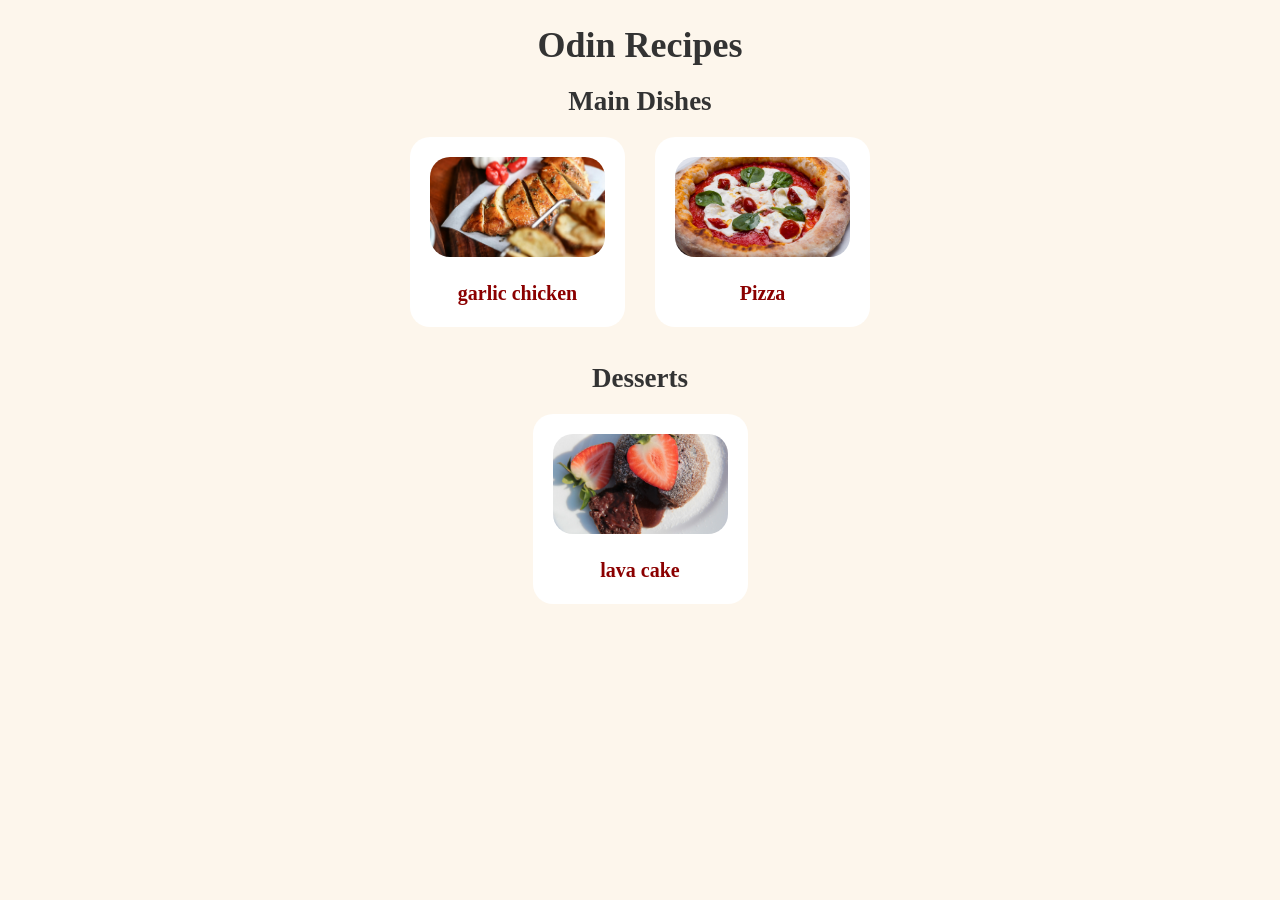
<file: index.html>
<!DOCTYPE html>
<html lang="en">
<head>
    <meta charset="UTF-8">
    <meta name="viewport" content="width=device-width, initial-scale=1.0">
    <link rel="stylesheet" href="styles.css">
    <title>Odin recipes</title>
</head>
<body>
    <div class="container">
        <header>
            <h1>Odin Recipes</h1>
        </header>
        <div class="recipe-grid">
            <h2>Main Dishes</h2>
            <div class="recipe-row">
                <a class="recipe-card"
                    href="recipes/garlic-butter-chicken.html">
                    <img src="recipes/images/garlic-butter-chicken.jpg" alt="garlic butter chicken">
                    <h3>garlic chicken</h3>
                </a>
                <a href="recipes/pizza.html" class="recipe-card">
                    <img src="recipes/images/pizza.jpg" alt="pizza">
                    <h3>Pizza</h3>
                </a>
                    
            </div>
            <h2>Desserts</h2>
            <div class="recipe-row">
                <a class="recipe-card" href="recipes/lava-cake.html">
                    <img src="recipes/images/lava-cake.jpg" alt="lava cake">
                    <h3>lava cake</h3>
                </a>
                    
            </div>
        </div>
    </div>
</body>
</html>
</file>
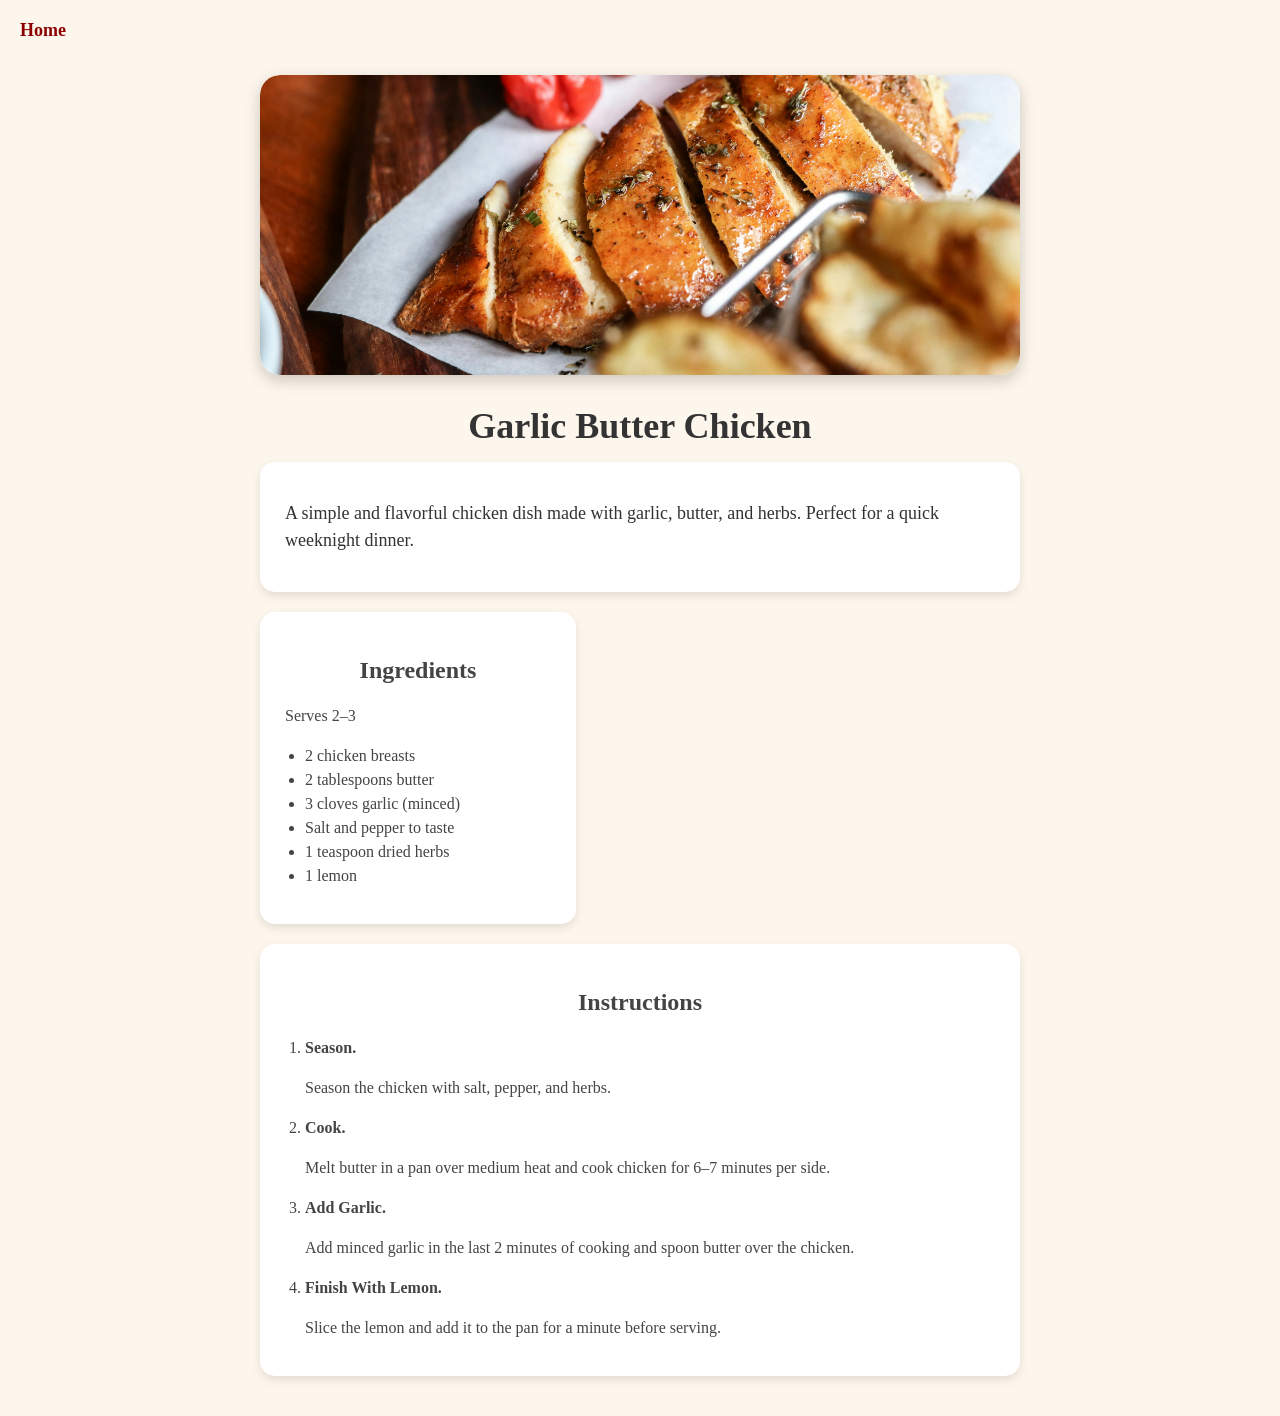
<file: recipes/garlic-butter-chicken.html>
<!DOCTYPE html>
<html lang="en">
<head>
    <meta charset="UTF-8">
    <meta name="viewport" content="width=device-width, initial-scale=1.0">
    <link rel="stylesheet" href="../styles.css">
    <title>Garlic Butter Chicken Recipe</title>
</head>
<body>
    <p><a href="../index.html">Home</a></p>

    <div class="container">
        <div class="banner">
            <img src="./images/garlic-butter-chicken.jpg" alt="garlic butter chicken">
        </div>

        <h1>Garlic Butter Chicken</h1>

        <div class="recipe-content">
            <div class="description-box">
                <p>
                    A simple and flavorful chicken dish made with garlic, butter, and herbs. Perfect for a quick weeknight dinner.
                </p>
            </div>

            <div class="ingredients-box">
                <h2>Ingredients</h2>
                <p>Serves 2–3</p>
                <ul>
                    <li>2 chicken breasts</li>
                    <li>2 tablespoons butter</li>
                    <li>3 cloves garlic (minced)</li>
                    <li>Salt and pepper to taste</li>
                    <li>1 teaspoon dried herbs</li>
                    <li>1 lemon</li>
                </ul>
            </div>

            <div class="instructions-box">
                <h2>Instructions</h2>
                <ol>
                    <li>
                        <strong>Season.</strong>
                        <p>Season the chicken with salt, pepper, and herbs.</p>
                    </li>
                    <li>
                        <strong>Cook.</strong>
                        <p>Melt butter in a pan over medium heat and cook chicken for 6–7 minutes per side.</p>
                    </li>
                    <li>
                        <strong>Add Garlic.</strong>
                        <p>Add minced garlic in the last 2 minutes of cooking and spoon butter over the chicken.</p>
                    </li>
                    <li>
                        <strong>Finish With Lemon.</strong>
                        <p>Slice the lemon and add it to the pan for a minute before serving.</p>
                    </li>
                </ol>
            </div>
        </div>
    </div>
</body>
</html>
</file>
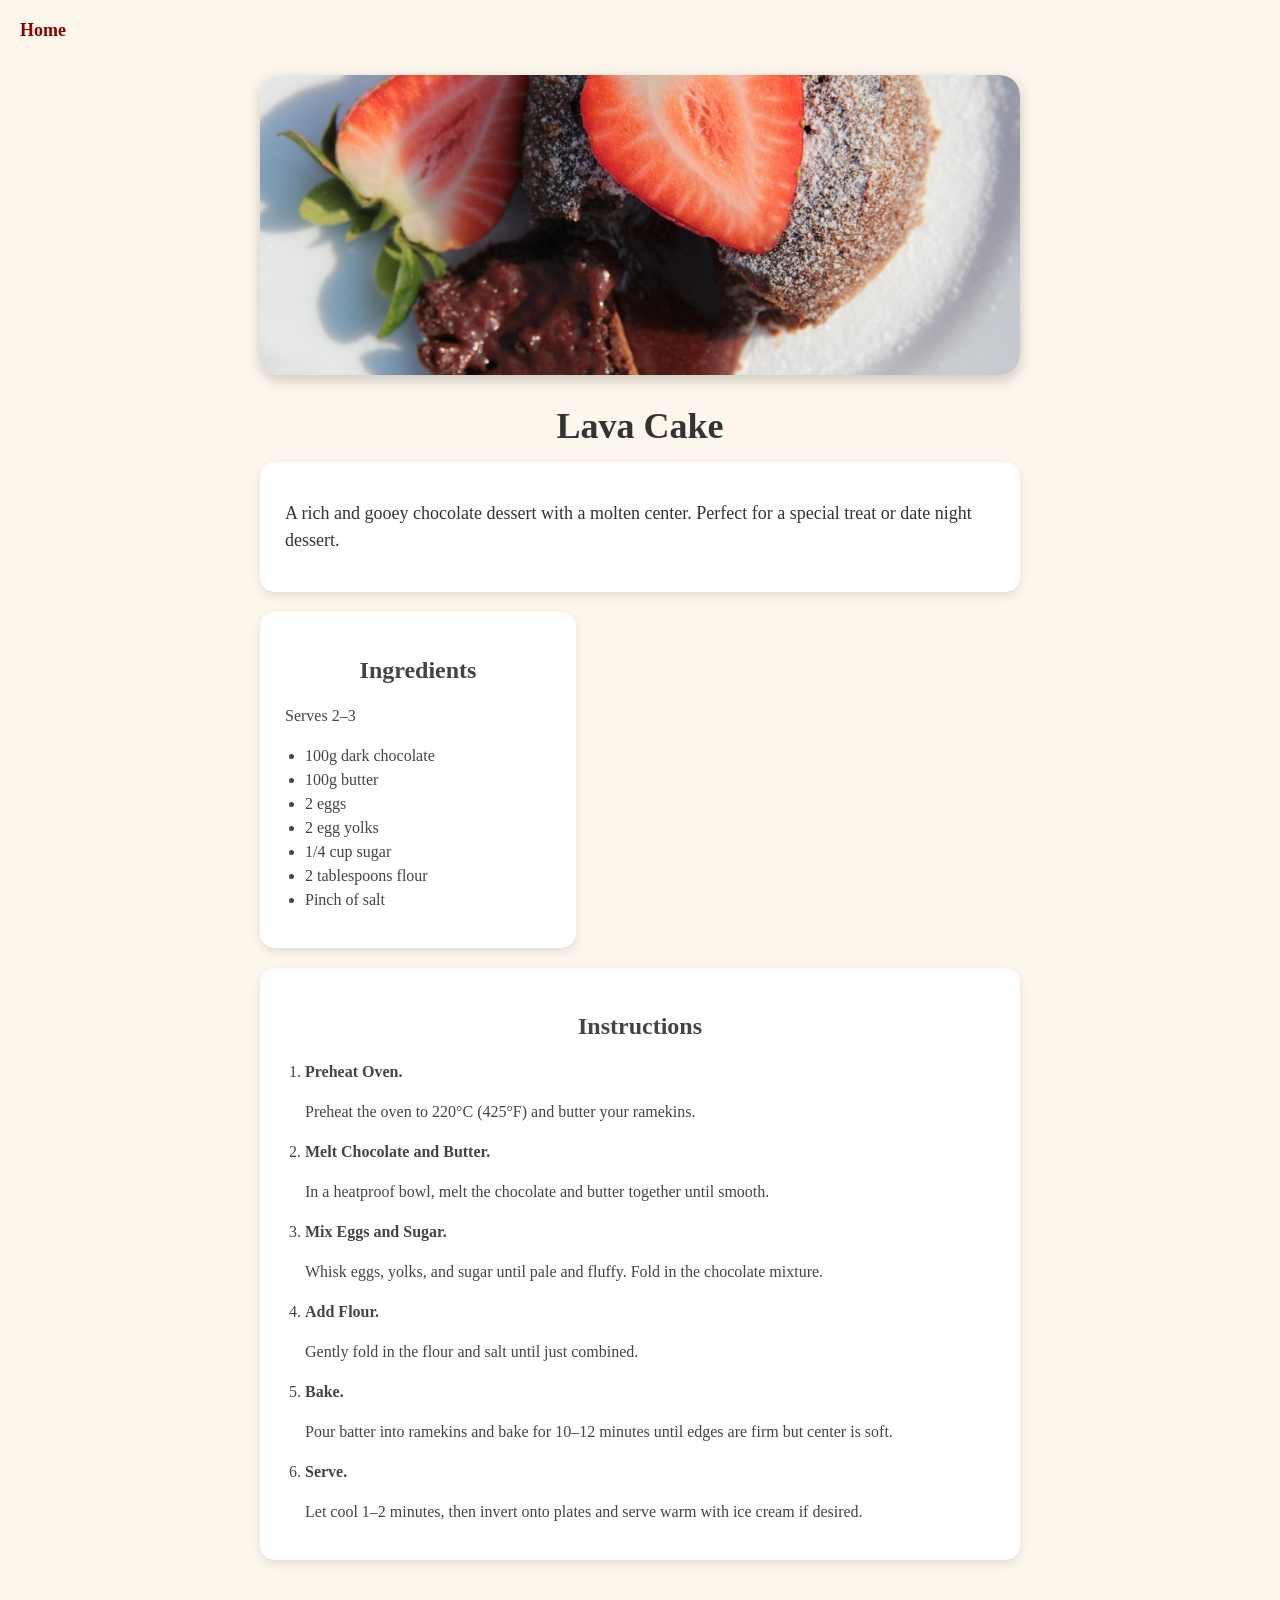
<file: recipes/lava-cake.html>
<!DOCTYPE html>
<html lang="en">
<head>
    <meta charset="UTF-8">
    <meta name="viewport" content="width=device-width, initial-scale=1.0">
    <link rel="stylesheet" href="../styles.css">
    <title>Lava Cake Recipe</title>
</head>
<body>
    <p><a href="../index.html">Home</a></p>

    <div class="container">
        <div class="banner">
            <img src="./images/lava-cake.jpg" alt="lava cake">
        </div>

        <h1>Lava Cake</h1>

        <div class="recipe-content">
            <div class="description-box">
                <p>A rich and gooey chocolate dessert with a molten center. Perfect for a special treat or date night dessert.</p>
            </div>

            <div class="ingredients-box">
                <h2>Ingredients</h2>
                <p>Serves 2–3</p>
                <ul>
                    <li>100g dark chocolate</li>
                    <li>100g butter</li>
                    <li>2 eggs</li>
                    <li>2 egg yolks</li>
                    <li>1/4 cup sugar</li>
                    <li>2 tablespoons flour</li>
                    <li>Pinch of salt</li>
                </ul>
            </div>

            <div class="instructions-box">
                <h2>Instructions</h2>
                <ol>
                    <li>
                        <strong>Preheat Oven.</strong>
                        <p>Preheat the oven to 220°C (425°F) and butter your ramekins.</p>
                    </li>
                    <li>
                        <strong>Melt Chocolate and Butter.</strong>
                        <p>In a heatproof bowl, melt the chocolate and butter together until smooth.</p>
                    </li>
                    <li>
                        <strong>Mix Eggs and Sugar.</strong>
                        <p>Whisk eggs, yolks, and sugar until pale and fluffy. Fold in the chocolate mixture.</p>
                    </li>
                    <li>
                        <strong>Add Flour.</strong>
                        <p>Gently fold in the flour and salt until just combined.</p>
                    </li>
                    <li>
                        <strong>Bake.</strong>
                        <p>Pour batter into ramekins and bake for 10–12 minutes until edges are firm but center is soft.</p>
                    </li>
                    <li>
                        <strong>Serve.</strong>
                        <p>Let cool 1–2 minutes, then invert onto plates and serve warm with ice cream if desired.</p>
                    </li>
                </ol>
            </div>
        </div>
    </div>
</body>
</html>
</file>
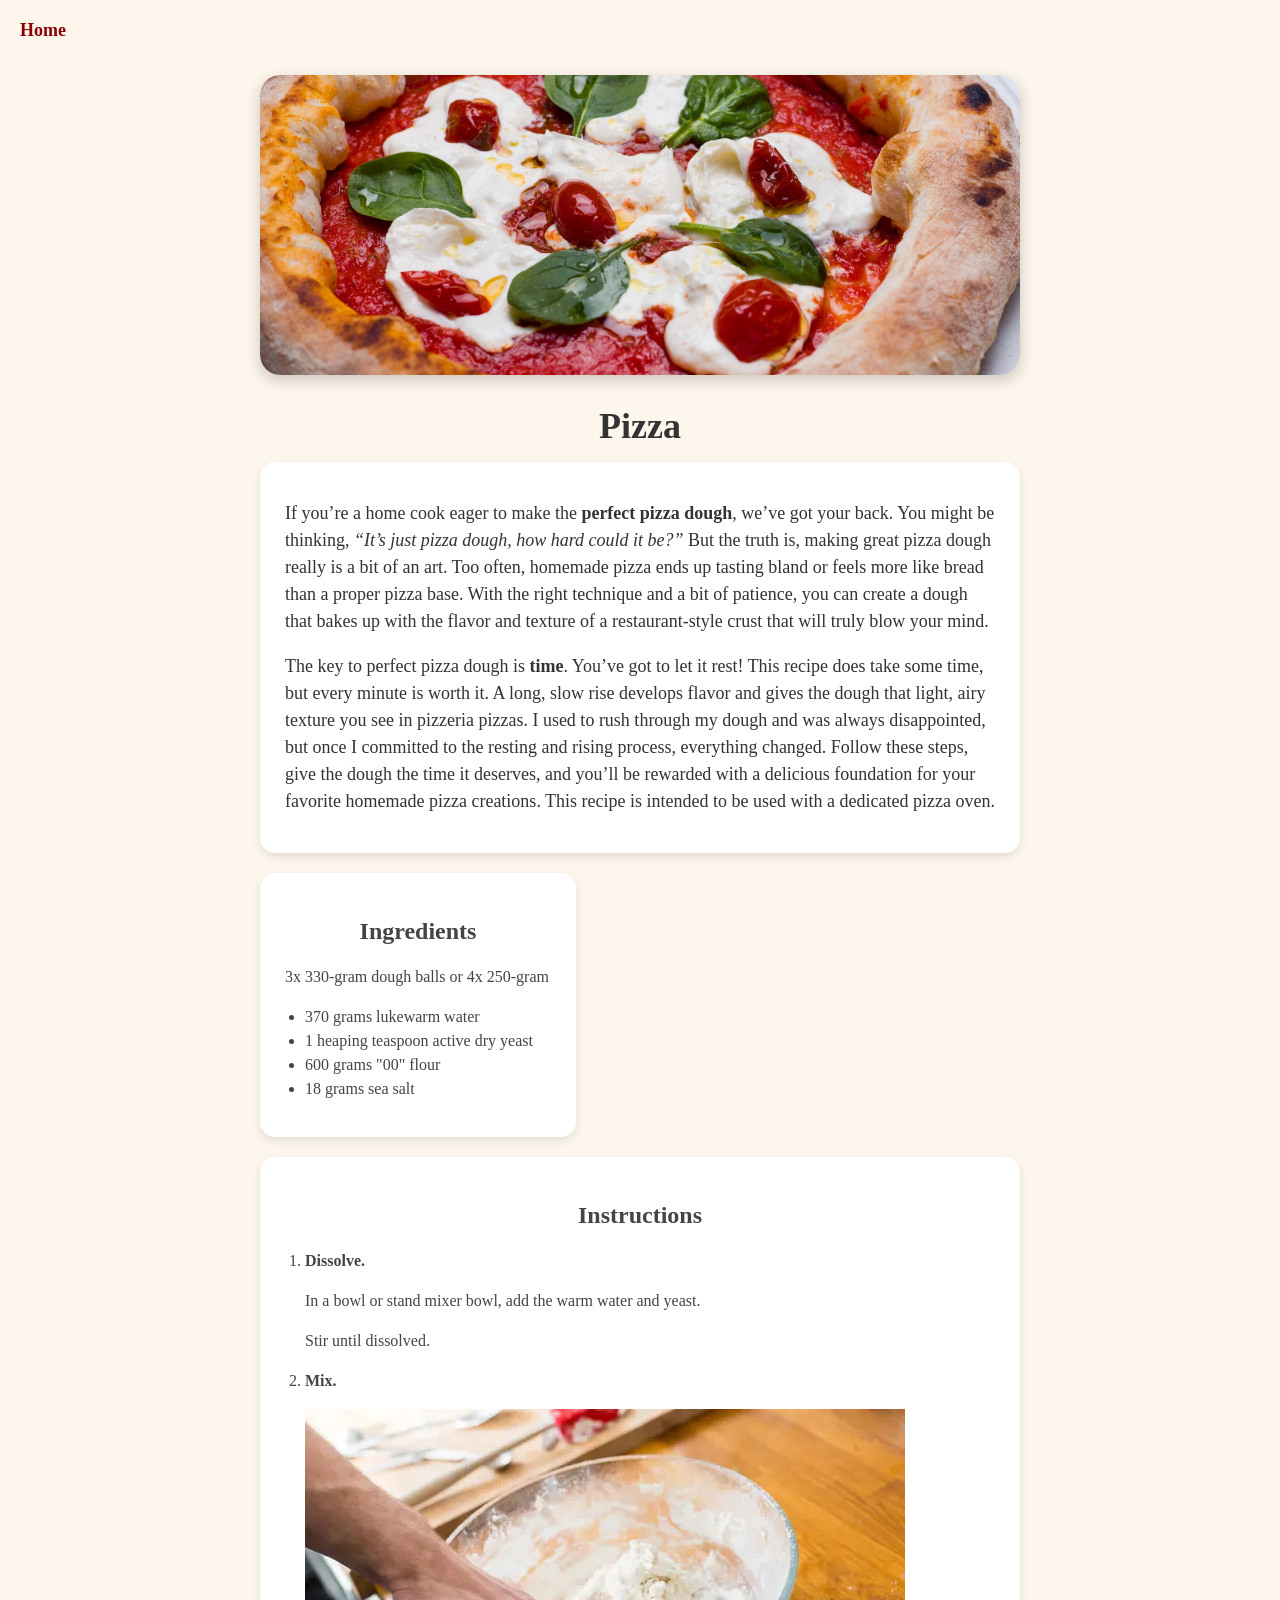
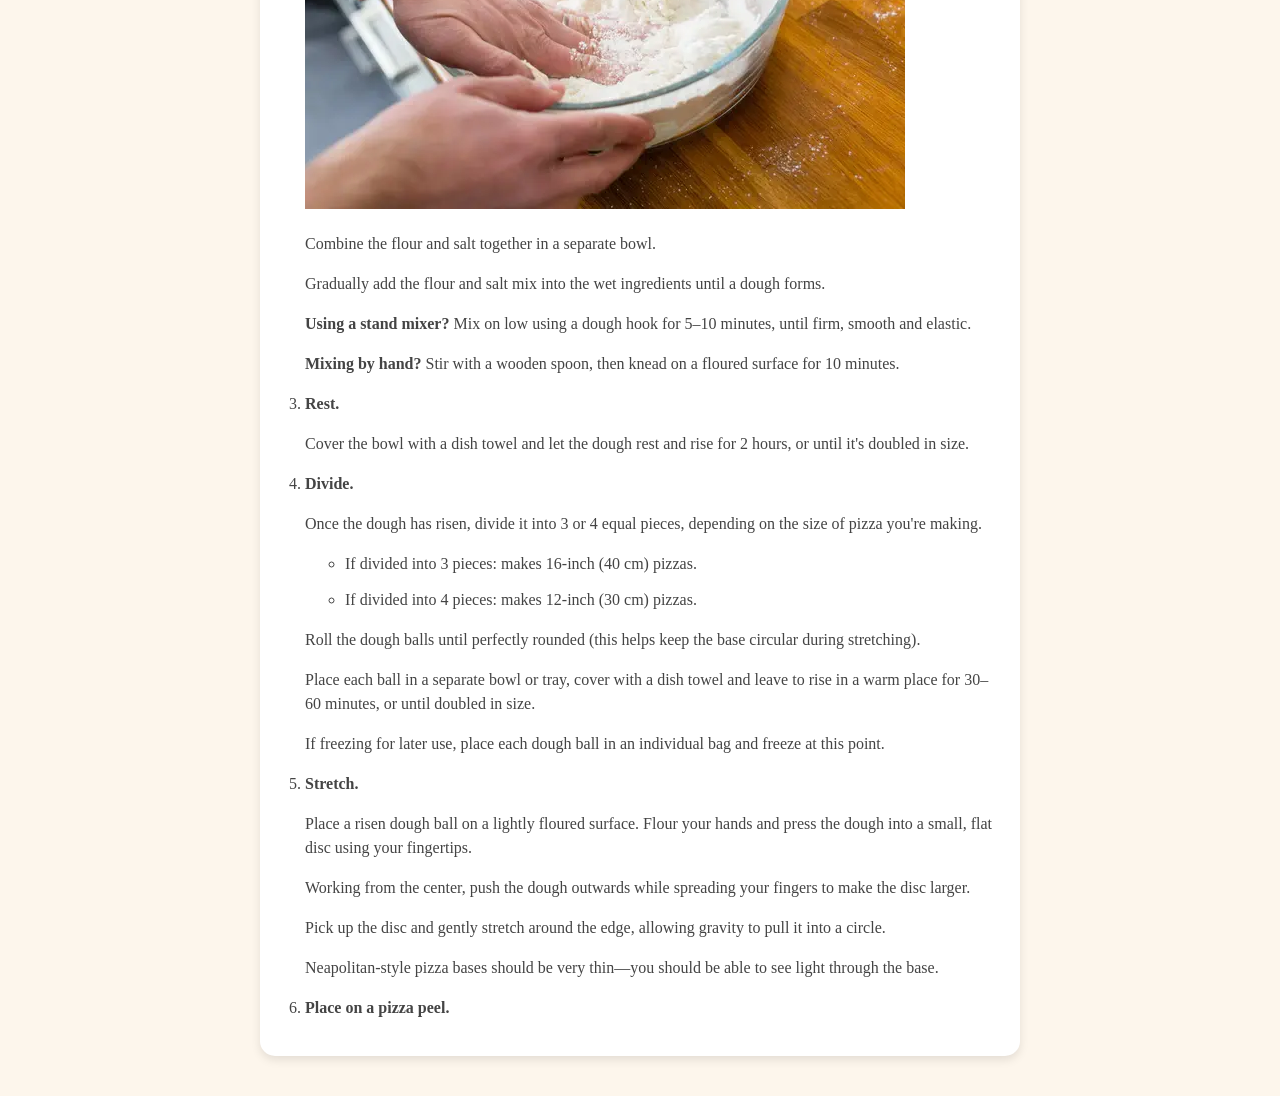
<file: recipes/pizza.html>
<!DOCTYPE html>
<html lang="en">
<head>
    <meta charset="UTF-8" />
    <meta name="viewport" content="width=device-width, initial-scale=1" />
    <link rel="stylesheet" href="../styles.css" />
    <title>Pizza Recipe</title>
</head>
<body>
    <p><a href="../index.html">Home</a></p>

    <div class="container">
        <div class="banner">
            <img src="./images/pizza.jpg" alt="pizza" />
        </div>

        <h1>Pizza</h1>

        <div class="recipe-content">
             <div class="description-box">
                <p>
                    If you’re a home cook eager to make the <strong>perfect pizza dough</strong>, we’ve got your back.
                    You might be thinking, <em>“It’s just pizza dough, how hard could it be?”</em> But the truth is,
                    making great pizza dough really is a bit of an art.
                    Too often, homemade pizza ends up tasting bland or feels more like bread
                    than a proper pizza base. With the right technique and a bit of patience,
                    you can create a dough that bakes up with the flavor and texture of a restaurant-style crust
                    that will truly blow your mind.
                </p>

                <p>
                    The key to perfect pizza dough is <strong>time</strong>. You’ve got to let it rest!
                    This recipe does take some time, but every minute is worth it. A long, slow rise develops
                    flavor and gives the dough that light, airy texture you see in pizzeria pizzas. I used to rush
                    through my dough and was always disappointed, but once I committed to the resting and rising
                    process, everything changed. Follow these steps, give the dough the time it deserves,
                    and you’ll be rewarded with a delicious foundation for your favorite homemade
                    pizza creations. This recipe is intended to be used with a dedicated pizza oven.
                </p>
            </div>

            <div class="ingredients-box">
                <h2>Ingredients</h2>
                <p>3x 330-gram dough balls or 4x 250-gram</p>
                <ul>
                    <li>370 grams lukewarm water</li>
                    <li>1 heaping teaspoon active dry yeast</li>
                    <li>600 grams "00" flour</li>
                    <li>18 grams sea salt</li>
                </ul>
            </div>

            <div class="instructions-box">
                <h2>Instructions</h2>
                <ol>
                    <li><strong>Dissolve.</strong><p>In a bowl or stand mixer bowl, add the warm water and yeast.</p><p>Stir until dissolved.</p></li>
                    <li><strong>Mix.</strong><p><img src="images/mix-dough.webp" alt="mixing dough" /></p><p>Combine the flour and salt together in a separate bowl.</p><p>Gradually add the flour and salt mix into the wet ingredients until a dough forms.</p><p><strong>Using a stand mixer?</strong> Mix on low using a dough hook for 5–10 minutes, until firm, smooth and elastic.</p><p><strong>Mixing by hand?</strong> Stir with a wooden spoon, then knead on a floured surface for 10 minutes.</p></li>
                    <li><strong>Rest.</strong><p>Cover the bowl with a dish towel and let the dough rest and rise for 2 hours, or until it's doubled in size.</p></li>
                    <li><strong>Divide.</strong><p>Once the dough has risen, divide it into 3 or 4 equal pieces, depending on the size of pizza you're making.</p>
                        <ul>
                            <li>If divided into 3 pieces: makes 16-inch (40 cm) pizzas.</li>
                            <li>If divided into 4 pieces: makes 12-inch (30 cm) pizzas.</li>
                        </ul>
                        <p>Roll the dough balls until perfectly rounded (this helps keep the base circular during stretching).</p>
                        <p>Place each ball in a separate bowl or tray, cover with a dish towel and leave to rise in a warm place for 30–60 minutes, or until doubled in size.</p>
                        <p>If freezing for later use, place each dough ball in an individual bag and freeze at this point.</p>
                    </li>
                    <li><strong>Stretch.</strong><p>Place a risen dough ball on a lightly floured surface. Flour your hands and press the dough into a small, flat disc using your fingertips.</p><p>Working from the center, push the dough outwards while spreading your fingers to make the disc larger.</p><p>Pick up the disc and gently stretch around the edge, allowing gravity to pull it into a circle.</p><p>Neapolitan-style pizza bases should be very thin—you should be able to see light through the base.</p></li>
                    <li><strong>Place on a pizza peel.</strong></li>
                </ol>
            </div>
        </div>
    </div>
</body>
</html>
</file>
<file: styles.css>
body {
    background-color: #fdf6ec;
    font-family: Georgia, 'Times New Roman', Times, serif;
    font-size: 18px;
    margin: 20px;
    color: #333;
}

a {
    color: #8b0000;
    text-decoration: none;
    font-weight: bold;
    margin-bottom: 1rem;
    display: inline-block;
}

h1 {
    text-align: center;
    margin-bottom: 15px;
    font-weight: 700;
}

h2 {
    width: fit-content;
    margin: 20px auto;
}

.container {
    max-width: 800px;
    margin: 0 auto;
    padding: 0 20px;
    box-sizing: border-box;
}

.recipe-row {
    display: flex;
    gap: 30px;
    align-items: flex-start;
    justify-content: center;
    flex-wrap: wrap;
}

.recipe-card {
    background-color: white;
    display: block;
    width: 175px;
    height: 150px;
    border-radius: 20px;
    padding: 20px;
    font-size: 18px;
    text-decoration: none;
    transition: transform 0.3s ease, box-shadow 0.3s ease;
}

.recipe-card:hover {
    transform: translateY(-5px);
    box-shadow: 0 4px 15px rgba(0,0,0,0.2);
    cursor: pointer;
}

.recipe-card img {
    display: block;
    width: 100%;
    height: 100px;
    object-fit: cover;
    border-radius: 20px;
    margin: 0 auto;
}

.recipe-card h3 {
    font-size: 20px;
    text-align: center;
    padding: 5px;
}

.banner {
    width: 100%;
    max-width: 800px;
    height: 300px;
    margin: 0 auto 30px auto;
    overflow: hidden;
    border-radius: 20px;
    box-shadow: 0 5px 15px rgba(0,0,0,0.2);
}

.banner img {
    width: 100%;
    height: 100%;
    object-fit: cover;
    display: block;
    border-radius: 20px;
}

.recipe-content {
    width: 100%;
    max-width: 800px;
    display: flex;
    gap: 20px;
    margin: 0 auto 40px auto;
    align-items: flex-start;
    flex-wrap: wrap;
}

.description-box {
    width: 100%;
    max-width: 800px;
    padding: 20px 25px;
    background: white;
    border-radius: 15px;
    line-height: 1.5;
    box-shadow: 0 4px 10px rgba(0,0,0,0.1);
    font-size: 18px;
}

.ingredients-box {
    flex: 0 1 35%;
    min-width: 250px;
    background: white;
    padding: 20px 25px;
    border-radius: 15px;
    box-shadow: 0 4px 10px rgba(0,0,0,0.1);
    font-size: 16px;
    line-height: 1.5;
    color: #444;
}

.instructions-box {
    flex: 1 1 60%;
    background: white;
    padding: 20px 25px;
    border-radius: 15px;
    box-shadow: 0 4px 10px rgba(0,0,0,0.1);
    font-size: 16px;
    line-height: 1.5;
    color: #444;
}

.ingredients-box h2,
.instructions-box h2 {
    text-align: center;
    font-weight: 600;
    margin-bottom: 15px;
}

.ingredients-box ul,
.instructions-box ol {
    padding-left: 20px;
}

.instructions-box ol li {
    margin-bottom: 12px;
}

@media (max-width: 700px) {
    .recipe-content {
        flex-direction: column;
    }

    .banner {
        height: 220px;
    }
}
</file>
